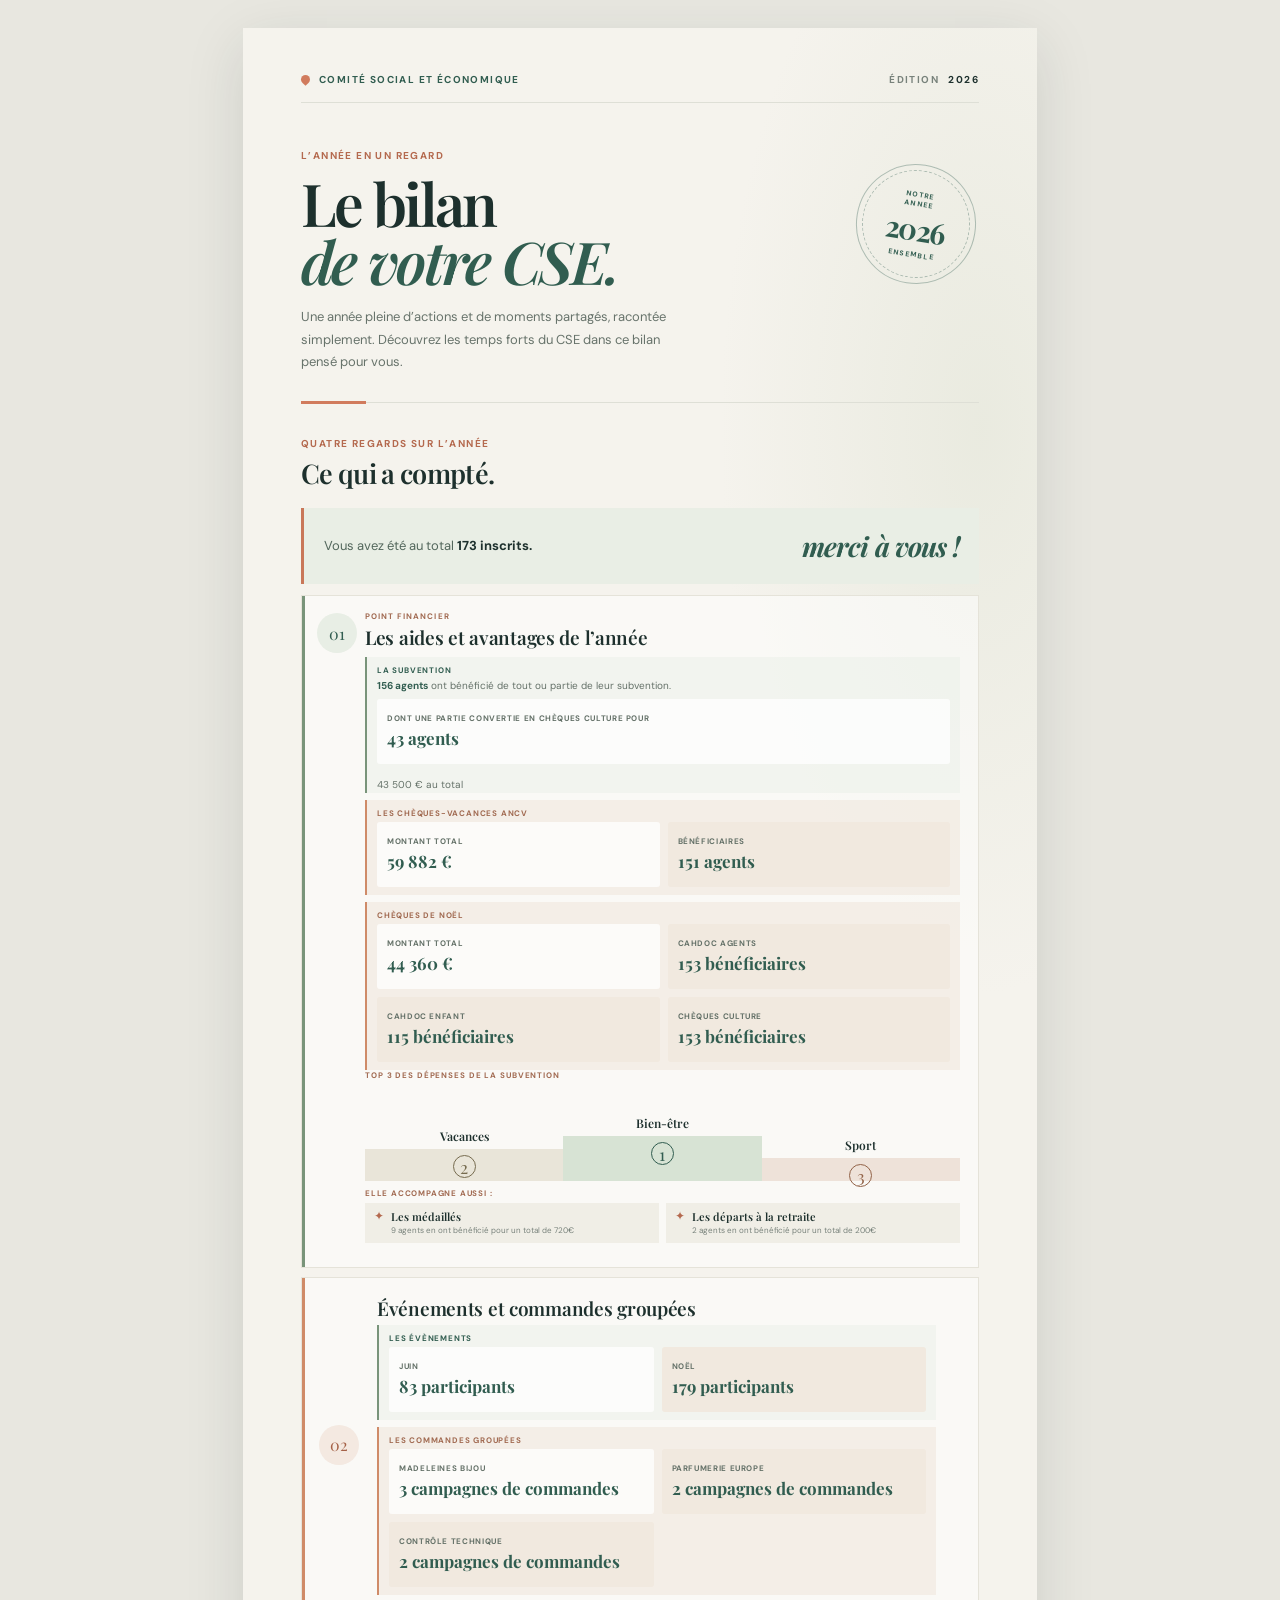
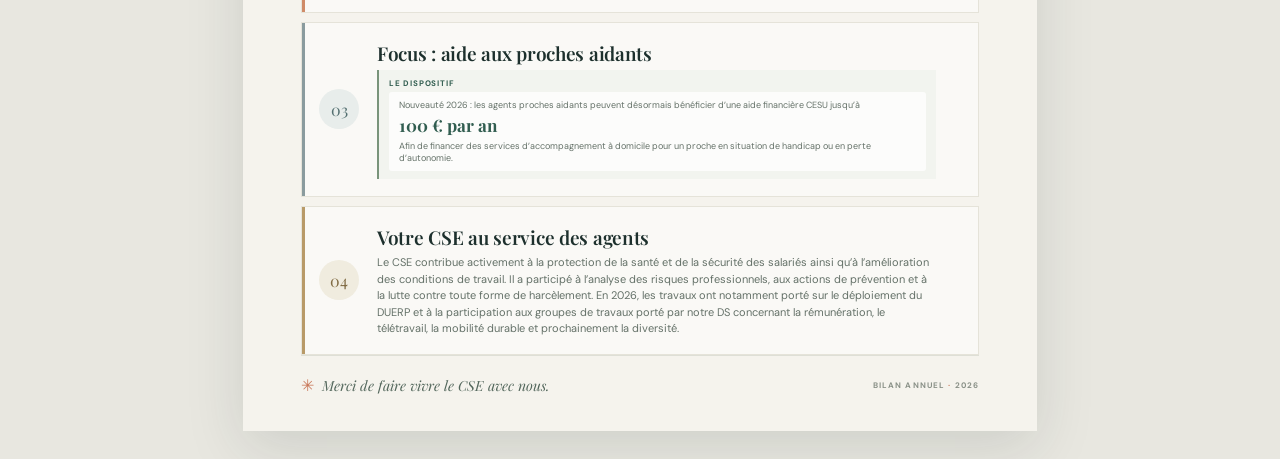
<file: index.html>
<!DOCTYPE html>
<html lang="fr">
<head>
    <meta charset="UTF-8">
    <meta name="viewport" content="width=device-width, initial-scale=1.0">
    <meta name="theme-color" content="#f5f3ed">
    <title>Bilan annuel du CSE — 2026</title>
    <link rel="stylesheet" href="style.css">
</head>
<body>
    <main class="report" aria-labelledby="page-title">
        <header class="masthead">
            <p class="eyebrow"><span class="eyebrow-mark" aria-hidden="true"></span> Comité social et économique</p>
            <p class="edition">ÉDITION <span>2026</span></p>
        </header>

        <section class="intro" aria-label="Présentation du bilan">
            <div class="intro-copy">
                <p class="kicker">L’année en un regard</p>
                <h1 id="page-title">Le bilan<br><em>de votre CSE.</em></h1>
                <p class="intro-text">Une année pleine d’actions et de moments partagés, racontée simplement. Découvrez les temps forts du CSE dans ce bilan pensé pour vous.</p>
            </div>
            <div class="year-stamp" aria-hidden="true">
                <span>NOTRE</span>
                <span>ANNEE</span>
                <strong>2026</strong>
                <span>ENSEMBLE</span>
            </div>
            <div class="intro-rule" aria-hidden="true"><span></span></div>
        </section>

        <section class="highlights" aria-labelledby="highlights-title">
            <div class="section-heading">
                <div>
                    <p class="kicker">Quatre regards sur l’année</p>
                    <h2 id="highlights-title">Ce qui a compté.</h2>
                </div>
            </div>

            <aside class="thank-you" aria-label="Remerciements aux inscrits">
                <p>Vous avez été au total <strong>173 inscrits.</strong></p>
                <p class="thank-you-note">merci à vous !</p>
            </aside>

            <div class="story-list">
                <article class="story story-one financial-story">
                    <div class="story-number">01</div>
                    <div class="story-content">
                        <p class="story-label">POINT FINANCIER</p>
                        <h3>Les aides et avantages de l’année</h3>
                        <div class="financial-topic">
                            <p class="financial-topic-title">La subvention</p>
                            <p class="financial-intro"><strong>156 agents</strong> ont bénéficié de tout ou partie de leur subvention.</p>
                            <div class="financial-summary">
                                <p><span>Dont une partie convertie en chèques culture pour</span><strong>43 agents</strong>
                                    </p>
                            </div>
                            <span class="financial-intro">43 500 € au total</span>
                        </div>
                        <div class="financial-topic ancv-topic">
                            <p class="financial-topic-title">Les chèques-vacances ANCV</p>
                            <div class="financial-summary">
                                <p><span>Montant total</span><strong>59 882 €</strong></p>
                                <p><span>Bénéficiaires</span><strong>151 agents</strong></p>
                            </div>
                        </div>
                        <div class="financial-topic ancv-topic">
                            <p class="financial-topic-title">Chèques de noël</p>
                            <div class="financial-summary">
                                <p><span>Montant total</span><strong>44 360 €</strong></p>
                                <p><span>Cahdoc agents</span><strong>153 bénéficiaires</strong></p>
                                <p><span>Cahdoc Enfant</span><strong>115 bénéficiaires</strong></p>
                                <p><span>Chèques culture</span><strong>153 bénéficiaires</strong></p>
                            </div>
                        </div>
                        <div class="podium" aria-labelledby="podium-title">
                            <p class="podium-title" id="podium-title">Top 3 des dépenses de la subvention</p>
                            <ol class="podium-list">
                                <li class="podium-place podium-second">
                                    <span class="podium-category">Vacances</span>
                                    <span class="podium-step"><span>2</span></span>
                                </li>
                                <li class="podium-place podium-first">
                                    <span class="podium-category">Bien-être</span>
                                    <span class="podium-step"><span>1</span></span>
                                </li>
                                <li class="podium-place podium-third">
                                    <span class="podium-category">Sport</span>
                                    <span class="podium-step"><span>3</span></span>
                                </li>
                            </ol>
                        </div>
                        <div class="financial-others">
                            <p class="financial-others-title">Elle accompagne aussi :</p>
                            <ul>
                                <li><span class="financial-icon" aria-hidden="true">✦</span><span><strong>Les médaillés</strong><small>9 agents en ont bénéficié pour un total de 720€</small></span></li>
                                <li><span class="financial-icon" aria-hidden="true">✦</span><span><strong>Les départs à la retraite</strong><small>2 agents en ont bénéficié pour un total de 200€</small></span></li>
                            </ul>
                        </div>
                    </div>
                </article>
                <article class="story story-two">
                    <div class="story-number">02</div>
                    <div class="story-content">
                        <h3>Événements et commandes groupées</h3>
                        <div class="financial-topic">
                            <p class="financial-topic-title">Les évènements</p>
                            <div class="financial-summary">
                                <p><span>Juin</span><strong>83 participants</strong></p>
                                <p><span>Noël</span><strong>179 participants</strong></p>
                            </div>
                        </div>
                        <div class="financial-topic ancv-topic">
                            <p class="financial-topic-title">Les commandes groupées</p>
                            <div class="financial-summary">
                                <p><span>Madeleines Bijou</span><strong>3 campagnes de commandes</strong></p>
                                <p><span>Parfumerie Europe</span><strong>2 campagnes de commandes</strong></p>
                                <p><span>Contrôle technique</span><strong>2 campagnes de commandes</strong></p>
                            </div>
                        </div>
                    </div>
                </article>
                <article class="story story-three">
                    <div class="story-number">03</div>
                    <div class="story-content">
                        <h3>Focus : aide aux proches aidants</h3>
                        <div class="financial-topic">
                            <p class="financial-topic-title">Le dispositif</p>
                            <div class="financial-summary">
                                <p>Nouveauté 2026 : les agents proches aidants peuvent désormais bénéficier d’une aide financière CESU jusqu’à <strong>100 € par an</strong>Afin de financer des services d’accompagnement à domicile pour un proche en situation de handicap ou en perte d’autonomie.</p>
                            </div>
                        </div>
                    </div>
                </article>
                <article class="story story-four">
                    <div class="story-number">04</div>
                    <div class="story-content">
                        <h3>Votre CSE au service des agents</h3>
                        <p class="other-points-text">Le CSE contribue activement à la protection de la santé et de la sécurité des salariés ainsi qu’à l’amélioration des conditions de travail. Il a participé à l’analyse des risques professionnels, aux actions de prévention et à la lutte contre toute forme de harcèlement. En 2026, les travaux ont notamment porté sur le déploiement du DUERP et à la participation aux groupes de travaux porté par notre DS concernant la rémunération, le télétravail, la mobilité durable et prochainement la diversité.</p>
                    </div>
                </article>
            </div>
        </section>

        <footer class="footer">
            <p><span class="footer-mark" aria-hidden="true">✳</span> Merci de faire vivre le CSE avec nous.</p>
            <span>BILAN ANNUEL <i>·</i> 2026</span>
        </footer>
    </main>
</body>
</html>
</file>
<file: style.css>
@import url('https://fonts.googleapis.com/css2?family=DM+Sans:wght@400;500;600;700&family=Playfair+Display:ital,wght@0,600;0,700;1,600;1,700&display=swap');

:root {
    color-scheme: light;
    --ink: #1d302d;
    --muted: #78827b;
    --paper: #f5f3ed;
    --green: #315d50;
    --line: #dedfd6;
    font-family: "DM Sans", "Segoe UI", sans-serif;
    font-synthesis: none;
    text-rendering: optimizeLegibility;
    -webkit-font-smoothing: antialiased;
    -moz-osx-font-smoothing: grayscale;
}

* {
    box-sizing: border-box;
}

html {
    min-height: 100%;
    background: #e8e7e0;
}

body {
    margin: 0;
    padding: 28px 16px;
    color: var(--ink);
}

.report {
    position: relative;
    display: flex;
    flex-direction: column;
    width: min(100%, 794px);
    min-height: 1123px;
    margin: 0 auto;
    padding: 45px 58px 35px;
    overflow: hidden;
    background:
        radial-gradient(ellipse at 93% 20%, rgba(221, 225, 209, .48), transparent 25%),
        var(--paper);
    box-shadow: 0 16px 55px rgba(29, 48, 45, .13);
}

.masthead,
.footer {
    display: flex;
    align-items: center;
    justify-content: space-between;
}

.masthead {
    padding-bottom: 16px;
    border-bottom: 1px solid var(--line);
}

.eyebrow,
.edition,
.kicker,
.story-label,
.section-index,
.footer > span {
    margin: 0;
    font-size: 10px;
    font-weight: 700;
    letter-spacing: .14em;
}

.eyebrow {
    display: flex;
    align-items: center;
    gap: 9px;
    color: var(--green);
    text-transform: uppercase;
}

.eyebrow-mark {
    width: 9px;
    height: 9px;
    border-radius: 50% 50% 50% 0;
    background: #d17b5d;
    transform: rotate(-45deg);
}

.edition {
    color: var(--muted);
}

.edition span {
    margin-left: 6px;
    color: var(--ink);
}

.intro {
    position: relative;
    padding: 46px 0 30px;
}

.intro-copy {
    position: relative;
    z-index: 1;
    max-width: 485px;
}

.kicker {
    color: #b4694e;
    text-transform: uppercase;
}

h1,
h2,
h3,
p {
    margin-top: 0;
}

h1 {
    margin: 12px 0 15px;
    font-family: "Playfair Display", Georgia, serif;
    font-size: 59px;
    font-weight: 600;
    letter-spacing: -.045em;
    line-height: .99;
}

h1 em {
    color: var(--green);
    font-weight: 600;
}

.intro-text {
    max-width: 390px;
    margin-bottom: 0;
    color: #67736b;
    font-size: 13px;
    line-height: 1.75;
}

.year-stamp {
    position: absolute;
    top: 61px;
    right: 3px;
    display: flex;
    width: 120px;
    height: 120px;
    flex-direction: column;
    align-items: center;
    justify-content: center;
    border: 1px solid rgba(49, 93, 80, .35);
    border-radius: 50%;
    color: var(--green);
    transform: rotate(9deg);
}

.year-stamp::before {
    position: absolute;
    inset: 5px;
    border: 1px dashed rgba(49, 93, 80, .34);
    border-radius: 50%;
    content: "";
}

.year-stamp span {
    font-size: 7px;
    font-weight: 700;
    letter-spacing: .19em;
}

.year-stamp strong {
    margin: 2px 0;
    font-family: "Playfair Display", Georgia, serif;
    font-size: 29px;
    letter-spacing: -.04em;
}

.intro-rule {
    position: relative;
    height: 1px;
    margin-top: 28px;
    background: var(--line);
}

.intro-rule span {
    position: absolute;
    top: -1px;
    left: 0;
    width: 65px;
    height: 3px;
    background: #d17b5d;
}

.highlights {
    padding-top: 4px;
}

.section-heading {
    display: flex;
    align-items: end;
    justify-content: space-between;
    margin-bottom: 17px;
}

.section-heading .kicker {
    margin-bottom: 5px;
}

h2 {
    margin-bottom: 0;
    font-family: "Playfair Display", Georgia, serif;
    font-size: 27px;
    font-weight: 600;
    letter-spacing: -.025em;
}

.section-index {
    padding-bottom: 4px;
    color: #828b82;
    font-size: 9px;
}

.section-index i,
.footer i {
    color: #c97759;
    font-style: normal;
}

.thank-you {
    display: flex;
    min-height: 76px;
    align-items: center;
    justify-content: space-between;
    gap: 16px;
    margin-bottom: 11px;
    padding: 10px 20px;
    border-left: 3px solid #c97759;
    background: #e9eee5;
}

.thank-you p {
    margin: 0;
}

.thank-you > p:first-child {
    color: #52665b;
    font-size: 13px;
    line-height: 1.5;
}

.thank-you strong {
    color: var(--ink);
    font-weight: 700;
}

.thank-you .thank-you-note {
    flex-shrink: 0;
    color: var(--green);
    font-family: "Playfair Display", Georgia, serif;
    font-size: 27px;
    font-style: italic;
    font-weight: 700;
    letter-spacing: -.035em;
}

.story-list {
    display: grid;
    gap: 9px;
}

.story {
    position: relative;
    display: grid;
    min-height: 105px;
    grid-template-columns: 58px 1fr 22px;
    align-items: center;
    padding: 17px 20px 17px 17px;
    border: 1px solid #e5e3d9;
    background: rgba(255, 255, 255, .54);
}

.financial-story {
    grid-template-columns: 48px minmax(0, 1fr);
    align-items: start;
    padding: 15px 18px 14px 15px;
}

.financial-story > .story-number {
    margin-top: 2px;
}

.financial-story .story-content {
    min-width: 0;
}

.financial-story .story-label {
    margin: 0 0 3px;
}

.financial-story h3 {
    margin-bottom: 7px;
}

.financial-topic {
    padding: 8px 10px 0;
    border-left: 2px solid #79947a;
    background: rgba(233, 238, 229, .48);
}

.financial-topic-title {
    margin: 0 0 4px;
    color: var(--green);
    font-size: 8px;
    font-weight: 700;
    letter-spacing: .1em;
    text-transform: uppercase;
}

.financial-intro {
    margin-bottom: 6px;
    color: #647168;
    font-size: 10px;
    line-height: 1.4;
}

.financial-intro strong {
    color: var(--green);
    font-weight: 700;
}

.financial-summary {
    display: grid;
    grid-template-columns: 1fr 1fr;
    gap: 8px;
    margin: 0;
    padding-bottom: 8px;
}

.financial-summary p:only-child {
    grid-column: 1 / -1;
}

.financial-summary p {
    display: flex;
    min-height: 65px;
    flex-direction: column;
    justify-content: center;
    gap: 3px;
    margin: 0;
    padding: 7px 10px;
    border-radius: 3px;
    background: rgba(255, 255, 255, .76);
    color: #647168;
    font-size: 9px;
    line-height: 1.35;
}

.financial-summary p span:first-child {
    color: #647168;
    font-size: 8px;
    font-weight: 700;
    letter-spacing: .08em;
    text-transform: uppercase;
}

.financial-summary p span:last-child {
    color: #647168;
    font-size: 8px;
}

.financial-summary p + p {
    background: #f1e9df;
}

.ancv-topic {
    margin-top: 7px;
    border-left-color: #cf8b68;
    background: rgba(241, 233, 223, .62);
}

.ancv-topic .financial-topic-title {
    color: #a16a51;
}

.financial-summary strong {
    color: var(--green);
    font-family: "Playfair Display", Georgia, serif;
    font-size: 17px;
    font-weight: 700;
}

.financial-others {
    margin: 7px 0 10px;
}

.financial-others-title {
    margin: 0 0 5px;
    color: #a16a51;
    font-size: 8px;
    font-weight: 700;
    letter-spacing: .1em;
    text-transform: uppercase;
}

.financial-others ul {
    display: grid;
    grid-template-columns: 1fr 1fr;
    gap: 7px;
    margin: 0;
    padding: 0;
    list-style: none;
}

.financial-others li {
    display: flex;
    min-width: 0;
    align-items: flex-start;
    gap: 7px;
    padding: 7px 9px;
    background: #f0eee6;
}

.financial-icon {
    color: #b4694e;
    font-size: 12px;
    line-height: 1;
}

.financial-others li > span:last-child {
    display: grid;
    gap: 2px;
}

.financial-others li strong {
    color: var(--ink);
    font-family: "Playfair Display", Georgia, serif;
    font-size: 11px;
    font-weight: 600;
    line-height: 1.2;
}

.financial-others li small {
    color: var(--muted);
    font-size: 8px;
    line-height: 1.3;
}

.podium-title {
    margin-bottom: 7px;
    color: #a16a51;
    font-size: 8px;
    font-weight: 700;
    letter-spacing: .11em;
    text-transform: uppercase;
}

.podium-list {
    display: grid;
    height: 94px;
    grid-template-columns: repeat(3, minmax(0, 1fr));
    align-items: end;
    margin: 0;
    padding: 0;
    list-style: none;
}

.podium-place {
    display: flex;
    min-width: 0;
    flex-direction: column;
    align-items: center;
    text-align: center;
}

.podium-category {
    margin-bottom: 5px;
    color: var(--ink);
    font-family: "Playfair Display", Georgia, serif;
    font-size: 12px;
    font-weight: 600;
}

.podium-step {
    display: flex;
    width: 100%;
    align-items: flex-start;
    justify-content: center;
    padding-top: 6px;
    background: #dce5da;
    color: var(--green);
    font-family: "Playfair Display", Georgia, serif;
    font-size: 17px;
}

.podium-step span {
    display: flex;
    width: 23px;
    height: 23px;
    align-items: center;
    justify-content: center;
    border: 1px solid currentColor;
    border-radius: 50%;
}

.podium-first .podium-step {
    height: 45px;
    background: #d7e3d4;
    color: #315d50;
}

.podium-second .podium-step {
    height: 32px;
    background: #e9e5d9;
    color: #766b4f;
}

.podium-third .podium-step {
    height: 23px;
    background: #eee2d9;
    color: #926348;
}

.story::before {
    position: absolute;
    top: 0;
    bottom: 0;
    left: 0;
    width: 3px;
    background: #79947a;
    content: "";
}

.story-two::before {
    background: #cf8b68;
}

.story-three::before {
    background: #8a9b9e;
}

.story-four::before {
    background: #b89a68;
}

.story-number {
    display: flex;
    width: 40px;
    height: 40px;
    align-items: center;
    justify-content: center;
    border-radius: 50%;
    background: #e8eee5;
    color: var(--green);
    font-family: "Playfair Display", Georgia, serif;
    font-size: 16px;
}

.story-two .story-number {
    background: #f4e9e1;
    color: #a46147;
}

.story-three .story-number {
    background: #e8edeb;
    color: #536f70;
}

.story-four .story-number {
    background: #f0ecdf;
    color: #806b43;
}

.story-label {
    margin-bottom: 5px;
    color: #a16a51;
    font-size: 8px;
    letter-spacing: .13em;
}

h3 {
    margin-bottom: 4px;
    font-family: "Playfair Display", Georgia, serif;
    font-size: 19px;
    font-weight: 600;
    letter-spacing: -.015em;
}

.other-points-text {
    margin-bottom: 0;
    color: #647168;
    font-size: 11px;
    line-height: 1.5;
}

.story-arrow {
    align-self: start;
    color: #819087;
    font-size: 15px;
}

.footer {
    margin-top: auto;
    padding-top: 19px;
    border-top: 1px solid var(--line);
}

.footer p {
    display: flex;
    align-items: center;
    gap: 8px;
    margin: 0;
    color: #52665b;
    font-family: "Playfair Display", Georgia, serif;
    font-size: 14px;
    font-style: italic;
}

.footer-mark {
    color: #c97759;
    font-family: "DM Sans", sans-serif;
    font-size: 16px;
    font-style: normal;
}

.footer > span {
    color: #899087;
    font-size: 8px;
}

@media (max-width: 600px) {
    body {
        padding: 0;
    }

    .report {
        min-height: 100vh;
        padding: 28px 25px;
    }

    .intro {
        padding-top: 38px;
    }

    h1 {
        font-size: clamp(43px, 12vw, 59px);
    }

    .year-stamp {
        top: 46px;
        right: 0;
        width: 82px;
        height: 82px;
        opacity: .8;
    }

    .year-stamp strong {
        font-size: 21px;
    }

    .year-stamp span {
        font-size: 5px;
    }

    .intro-copy {
        max-width: 80%;
    }

    .story {
        grid-template-columns: 48px 1fr 15px;
        padding-right: 12px;
        padding-left: 12px;
    }

    .financial-story {
        grid-template-columns: 40px minmax(0, 1fr);
        padding: 13px 10px 12px;
    }

    .financial-summary {
        grid-template-columns: 1fr 1fr;
        gap: 5px;
    }

    .financial-summary p {
        min-height: 60px;
        padding: 7px;
    }

    .financial-summary p:only-child {
        grid-column: 1 / -1;
    }

    .financial-others ul {
        grid-template-columns: 1fr;
    }

    .thank-you {
        align-items: flex-start;
        flex-direction: column;
        gap: 4px;
        padding: 12px 15px;
    }

    .thank-you .thank-you-note {
        font-size: 24px;
    }

    h3 {
        font-size: 17px;
    }

    .footer {
        gap: 12px;
    }

    .footer p {
        font-size: 12px;
    }
}

@page {
    size: A4 portrait;
    margin: 9mm 15mm;
}

@media print {
    html,
    body {
        width: auto;
        height: auto;
        min-height: 0;
        padding: 0;
        background: white;
    }

    .report {
        display: block;
        width: auto;
        height: auto;
        min-height: 279mm;
        margin: 0;
        padding: 0;
        overflow: visible;
        box-shadow: none;
        print-color-adjust: exact;
        -webkit-print-color-adjust: exact;
    }

    .story-list {
        display: block;
    }

    .story {
        margin-bottom: 4px;
    }

    .intro {
        padding-top: 12px;
        padding-bottom: 8px;
    }

    .intro-copy {
        max-width: 430px;
    }

    h1 {
        margin-top: 5px;
        margin-bottom: 6px;
        font-size: 39px;
    }

    .intro-text {
        font-size: 10px;
        line-height: 1.35;
    }

    .year-stamp {
        top: 28px;
        width: 94px;
        height: 94px;
    }

    .year-stamp strong {
        font-size: 24px;
    }

    .intro-rule {
        margin-top: 9px;
    }

    .section-heading {
        margin-bottom: 8px;
    }

    .thank-you {
        min-height: 54px;
        margin-bottom: 8px;
        padding-top: 7px;
        padding-bottom: 7px;
    }

    .thank-you .thank-you-note {
        font-size: 23px;
    }

    .story-list {
        gap: 4px;
    }

    .story:not(.financial-story) {
        min-height: 0;
        padding-top: 7px;
        padding-bottom: 7px;
    }

    .financial-story {
        padding-top: 7px;
        padding-bottom: 6px;
    }

    .financial-story h3 {
        margin-bottom: 4px;
        font-size: 17px;
    }

    .financial-topic {
        padding: 4px 6px 0;
    }

    .financial-topic-title {
        margin-bottom: 3px;
        font-size: 7px;
    }

    .financial-summary {
        grid-template-columns: 1fr 1fr;
        gap: 4px;
        padding-bottom: 4px;
    }

    .financial-summary p {
        min-height: 36px;
        padding: 4px 6px;
        font-size: 8px;
    }

    .story-two .ancv-topic .financial-summary {
        grid-template-columns: repeat(3, minmax(0, 1fr));
    }

    .financial-summary strong {
        font-size: 14px;
    }

    .financial-intro {
        margin-bottom: 4px;
        font-size: 9px;
    }

    .financial-summary p span:first-child,
    .financial-summary p span:last-child {
        font-size: 7px;
    }

    .financial-intro {
        margin-bottom: 4px;
        font-size: 8px;
    }

    .financial-others {
        margin-bottom: 3px;
    }

    .financial-others-title {
        margin-bottom: 3px;
    }

    .financial-others ul {
        gap: 5px;
    }

    .financial-others li {
        gap: 5px;
        padding: 4px 6px;
    }

    .financial-others li strong {
        font-size: 10px;
    }

    .financial-others li small {
        font-size: 7px;
    }

    .podium-title {
        margin-bottom: 4px;
    }

    .podium-list {
        height: 52px;
    }

    .podium-category {
        margin-bottom: 3px;
        font-size: 11px;
    }

    .podium-first .podium-step {
        height: 26px;
    }

    .podium-second .podium-step {
        height: 20px;
    }

    .podium-third .podium-step {
        height: 16px;
    }

    .footer {
        margin-top: 8mm;
        padding-top: 8px;
    }

    .other-points-text {
        font-size: 9px;
        line-height: 1.35;
    }

    .story {
        break-inside: avoid;
        page-break-inside: avoid;
    }
}
</file>
